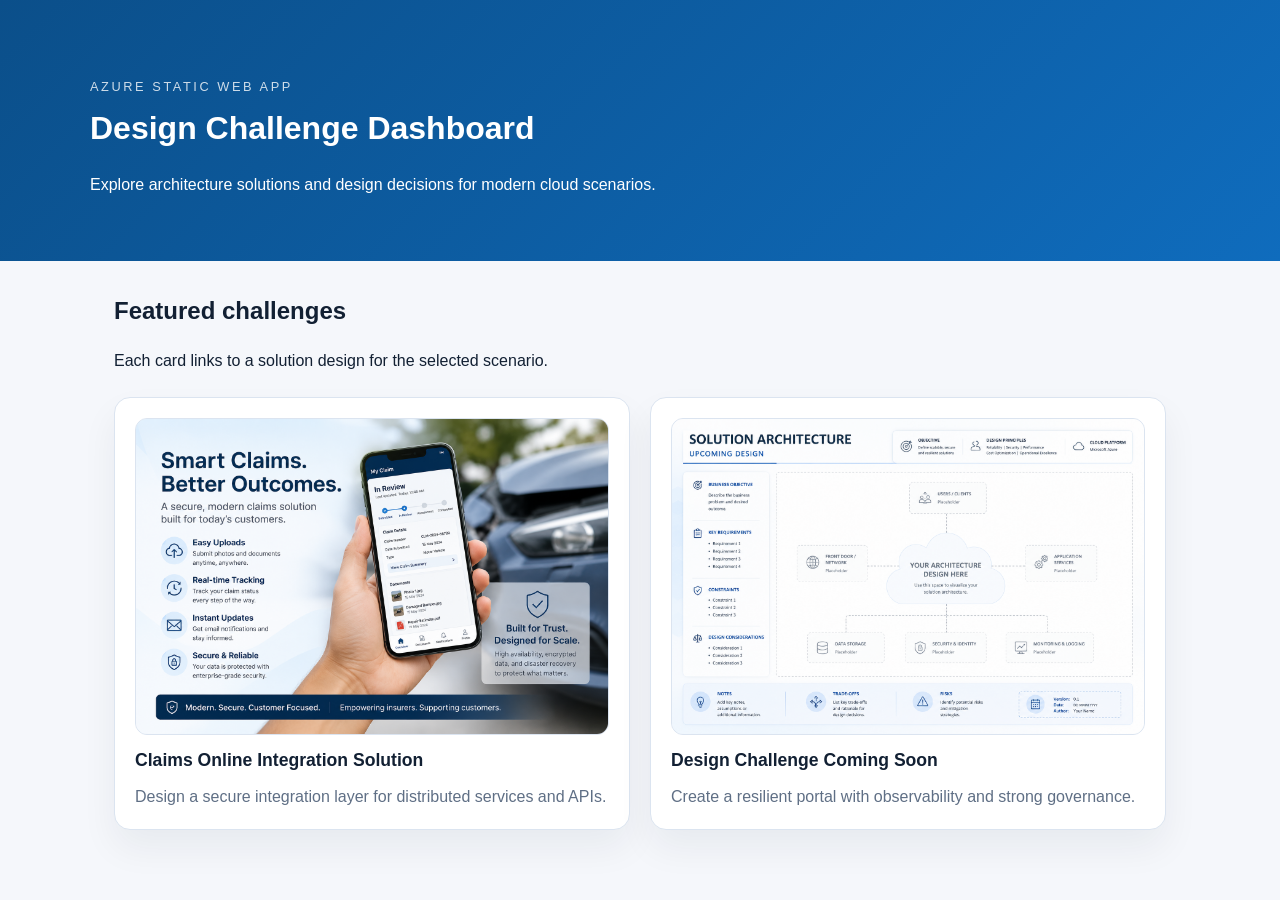
<file: index.html>
<!DOCTYPE html>
<html lang="en">
  <head>
    <meta charset="UTF-8" />
    <meta name="viewport" content="width=device-width, initial-scale=1.0" />
    <title>Design Challenge Dashboard</title>
    <link rel="stylesheet" href="./styles/styles.css" />
  </head>
  <body>
    <header class="hero">
      <div class="hero__content">
        <p class="eyebrow">Azure Static Web App</p>
        <h1>Design Challenge Dashboard</h1>
        <p>
          Explore architecture solutions and design decisions for modern cloud
          scenarios.
        </p>
      </div>
    </header>

    <main>
      <section class="section">
        <div class="section__header">
          <h2>Featured challenges</h2>
          <p>Each card links to a solution design for the selected scenario.</p>
        </div>
        <div id="challenge-list" class="card-grid" aria-live="polite"></div>
      </section>
    </main>

    <script src="./scripts/app.js"></script>
  </body>
</html>
</file>
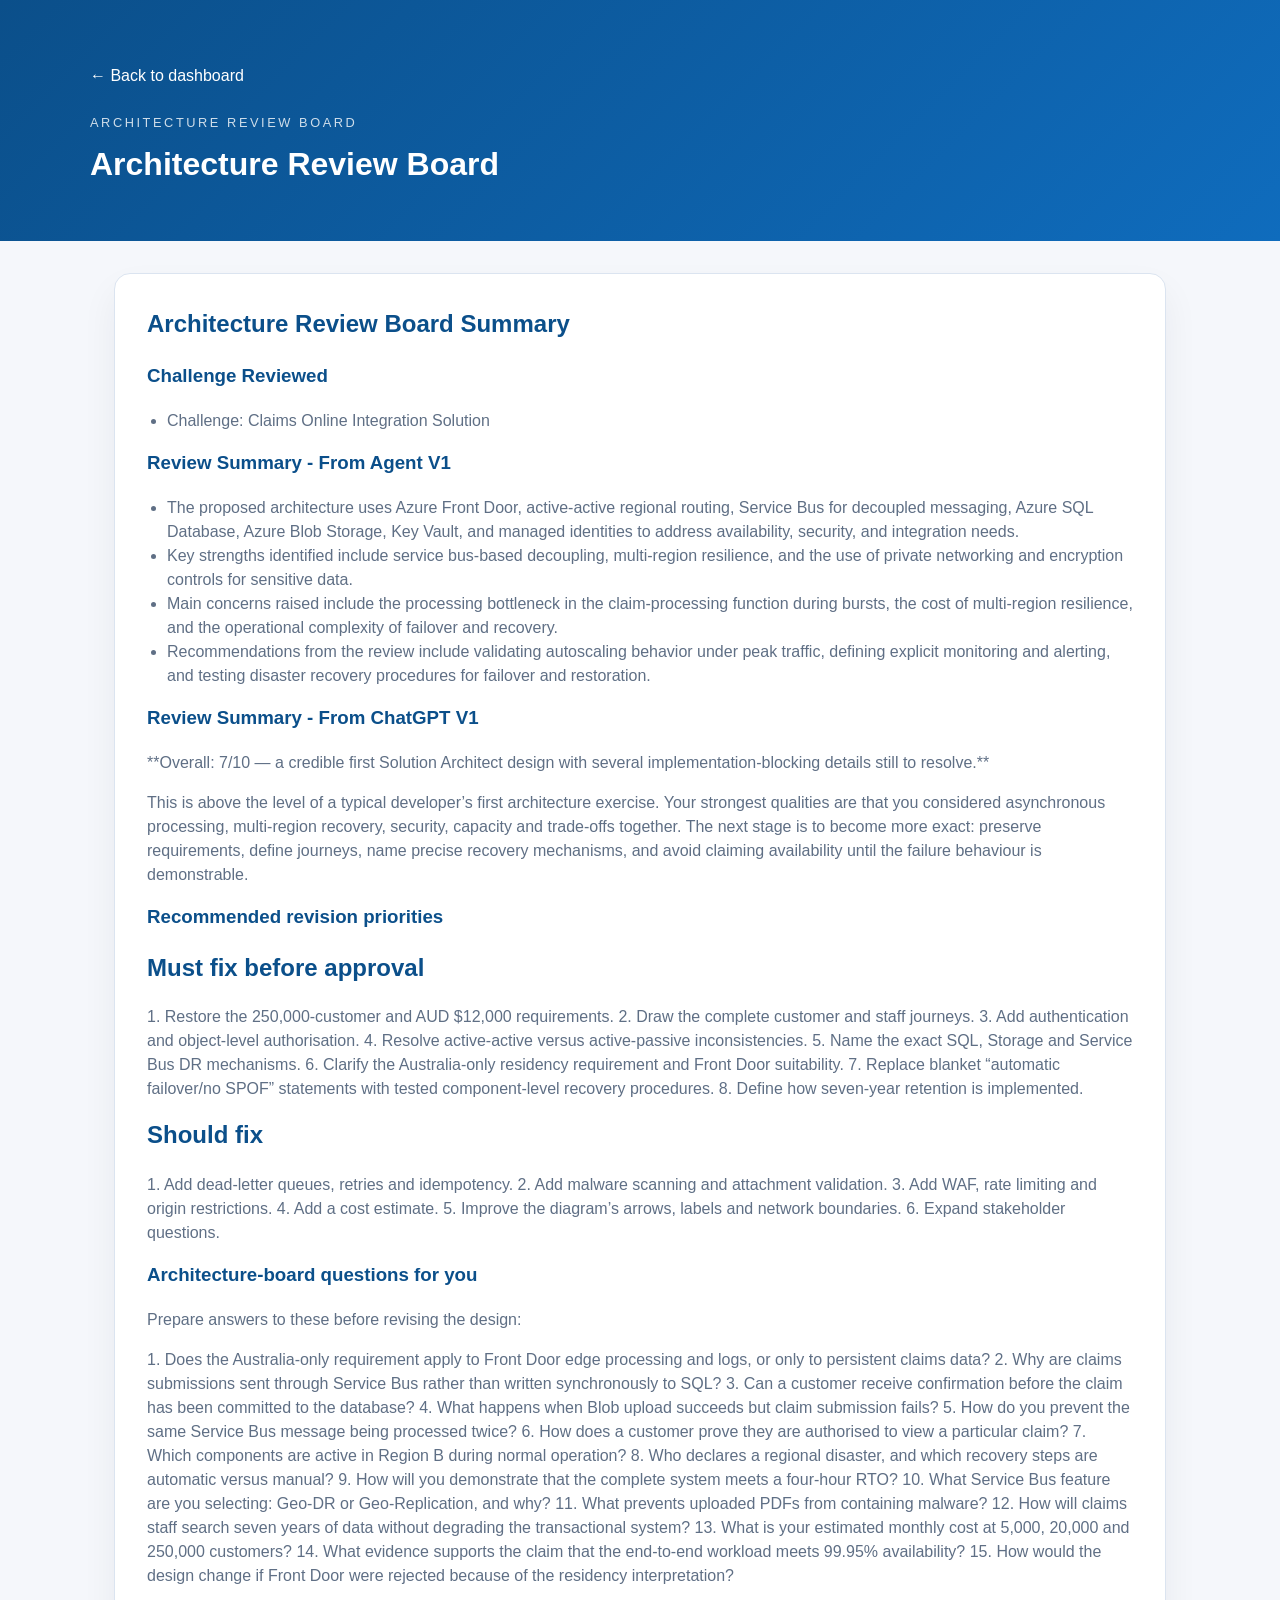
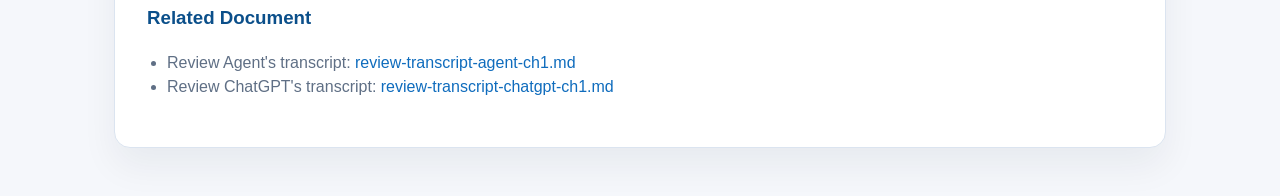
<file: review-board.html>
<!DOCTYPE html>
<html lang="en">
  <head>
    <meta charset="UTF-8" />
    <meta name="viewport" content="width=device-width, initial-scale=1.0" />
    <title>Architecture Review Board</title>
    <link rel="stylesheet" href="./styles/styles.css" />
  </head>
  <body>
    <header class="hero hero--compact">
      <div class="hero__content">
        <a class="back-link" href="./index.html">← Back to dashboard</a>
        <p class="eyebrow">Architecture review board</p>
        <h1 id="solution-title">Loading review board…</h1>
      </div>
    </header>

    <main>
      <section class="section">
        <article id="solution-content" class="solution-card"></article>
      </section>
    </main>

    <script src="./scripts/app.js"></script>
  </body>
</html>
</file>
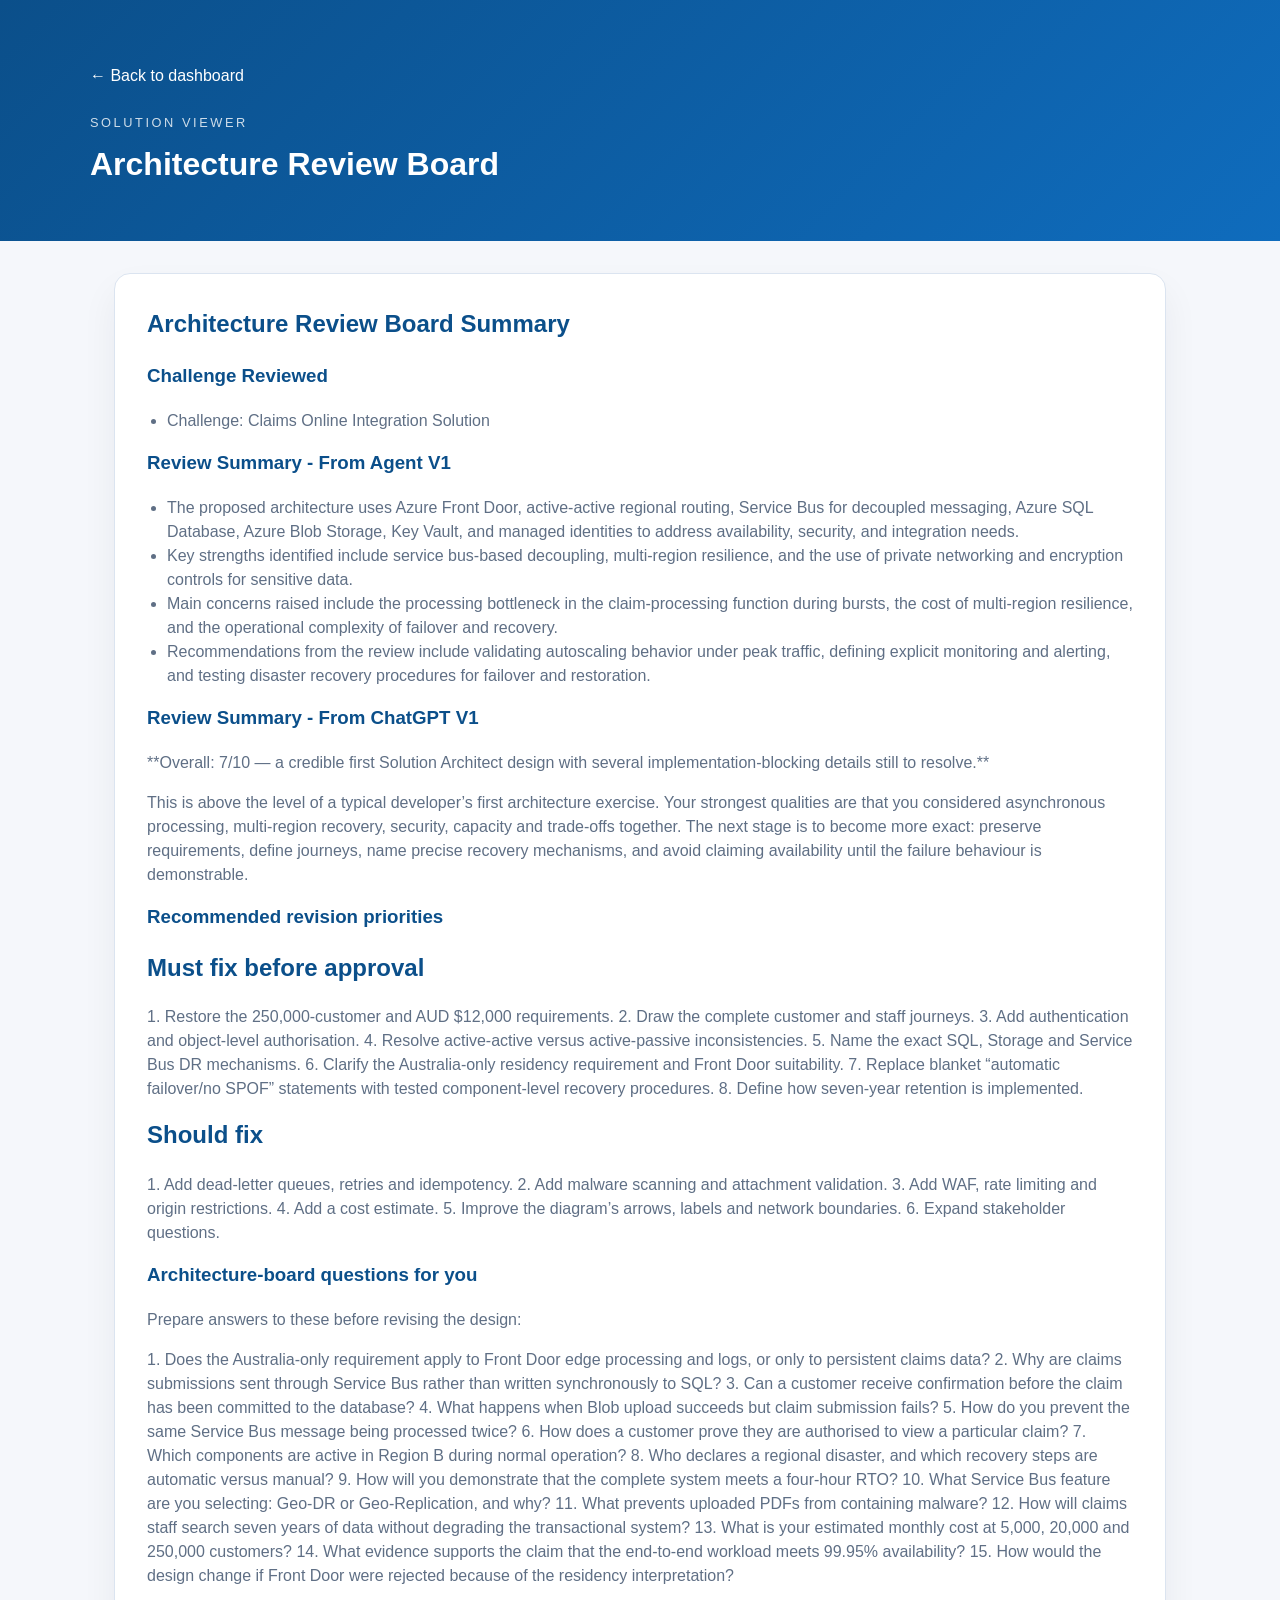
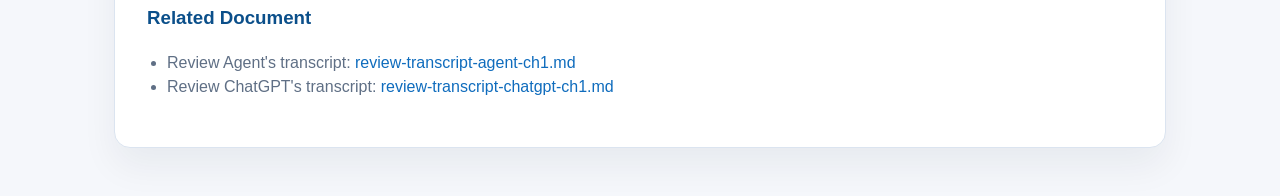
<file: solution.html>
<!DOCTYPE html>
<html lang="en">
  <head>
    <meta charset="UTF-8" />
    <meta name="viewport" content="width=device-width, initial-scale=1.0" />
    <title>Solution Design</title>
    <link rel="stylesheet" href="./styles/styles.css" />
  </head>
  <body>
    <header class="hero hero--compact">
      <div class="hero__content">
        <a class="back-link" href="./index.html">← Back to dashboard</a>
        <p class="eyebrow">Solution viewer</p>
        <h1 id="solution-title">Loading solution…</h1>
      </div>
    </header>

    <main>
      <section class="section">
        <article id="solution-content" class="solution-card"></article>
      </section>
    </main>

    <script src="./scripts/app.js"></script>
  </body>
</html>
</file>
<file: styles/styles.css>
:root {
  color-scheme: light;
  font-family: "Segoe UI", Roboto, Arial, sans-serif;
  line-height: 1.5;
  --bg: #f5f7fb;
  --surface: #ffffff;
  --primary: #0f6cbd;
  --primary-dark: #0b4f8a;
  --text: #122033;
  --muted: #5f6f85;
  --border: #dbe4f0;
}

* {
  box-sizing: border-box;
}

body {
  margin: 0;
  background: var(--bg);
  color: var(--text);
}

.hero {
  padding: 4rem 1.5rem 3rem;
  background: linear-gradient(135deg, var(--primary-dark), var(--primary));
  color: white;
}

.hero--compact {
  padding-bottom: 2rem;
}

.hero__content {
  max-width: 1100px;
  margin: 0 auto;
}

.eyebrow {
  text-transform: uppercase;
  letter-spacing: 0.2em;
  font-size: 0.8rem;
  opacity: 0.8;
  margin-bottom: 0.5rem;
}

h1,
h2,
h3 {
  margin-top: 0;
}

.section {
  max-width: 1100px;
  margin: 0 auto;
  padding: 2rem 1.5rem 3rem;
}

.section__header {
  margin-bottom: 1.5rem;
}

.card-grid {
  display: grid;
  grid-template-columns: repeat(auto-fit, minmax(260px, 1fr));
  gap: 1.25rem;
}

.card {
  background: var(--surface);
  border: 1px solid var(--border);
  border-radius: 16px;
  padding: 1.25rem;
  box-shadow: 0 18px 36px rgba(18, 32, 51, 0.06);
  text-decoration: none;
  color: inherit;
  display: flex;
  flex-direction: column;
  gap: 0.75rem;
}

.card__thumb {
  width: 100%;
  border-radius: 12px;
  border: 1px solid var(--border);
  background: #eef4fb;
}

.card__title {
  font-size: 1.1rem;
  font-weight: 700;
}

.card__summary,
.solution-card p,
.solution-card li {
  color: var(--muted);
}

.back-link {
  display: inline-block;
  color: white;
  text-decoration: none;
  margin-bottom: 0.75rem;
}

.solution-card {
  background: var(--surface);
  border: 1px solid var(--border);
  border-radius: 16px;
  padding: 2rem;
  box-shadow: 0 18px 36px rgba(18, 32, 51, 0.06);
}

.solution-card h2,
.solution-card h3 {
  color: var(--primary-dark);
}

.solution-card ul {
  padding-left: 1.25rem;
}

.solution-card table {
  width: 100%;
  border-collapse: collapse;
  margin: 1.5rem 0;
}

.solution-card th,
.solution-card td {
  border: 1px solid var(--border);
  padding: 0.75rem;
  text-align: left;
  vertical-align: top;
}

.solution-card th {
  background: #f4f7fb;
  font-weight: 700;
}

.solution-card img {
  display: block;
  max-width: 100%;
  border-radius: 12px;
  margin: 1rem 0;
}

.solution-card a {
  color: var(--primary);
  text-decoration: none;
}

.solution-card a:hover {
  text-decoration: underline;
}

@media (max-width: 640px) {
  .hero {
    padding-top: 2.5rem;
  }

  .solution-card {
    padding: 1.25rem;
  }
}
</file>
